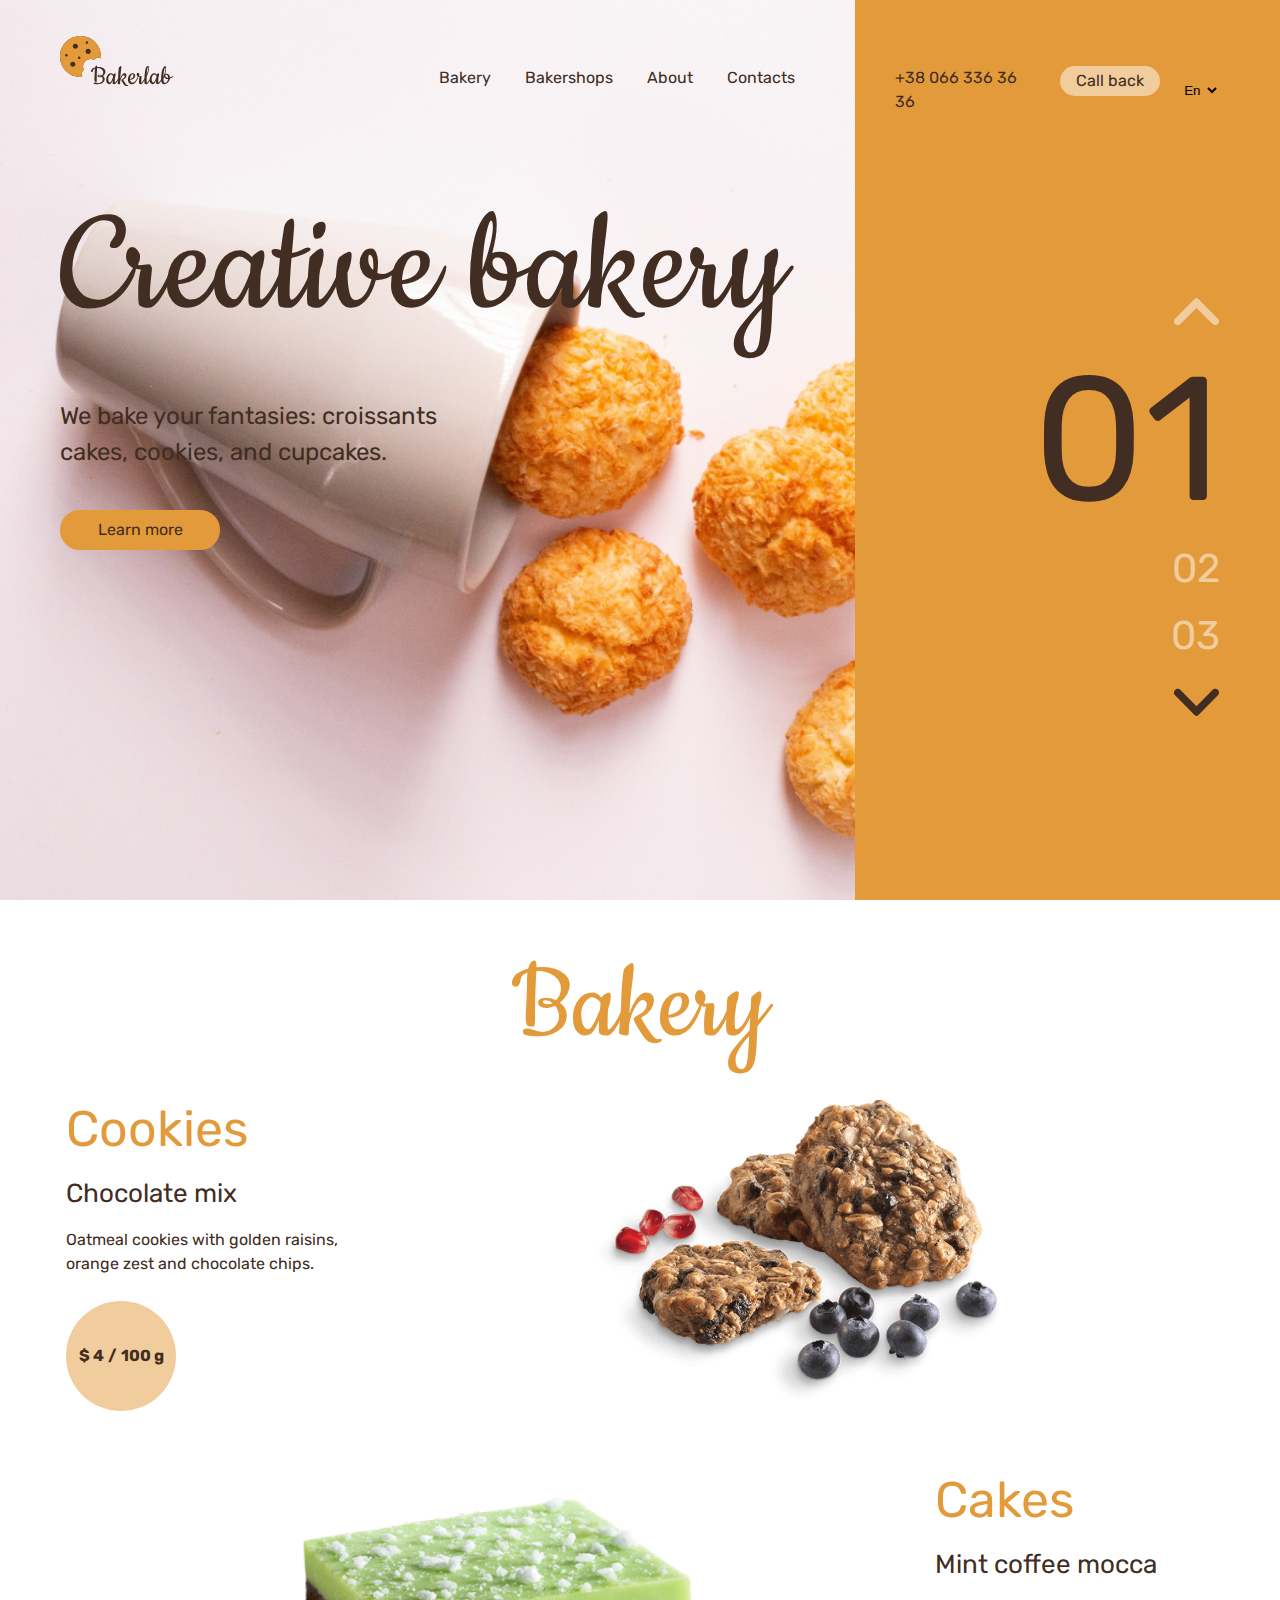
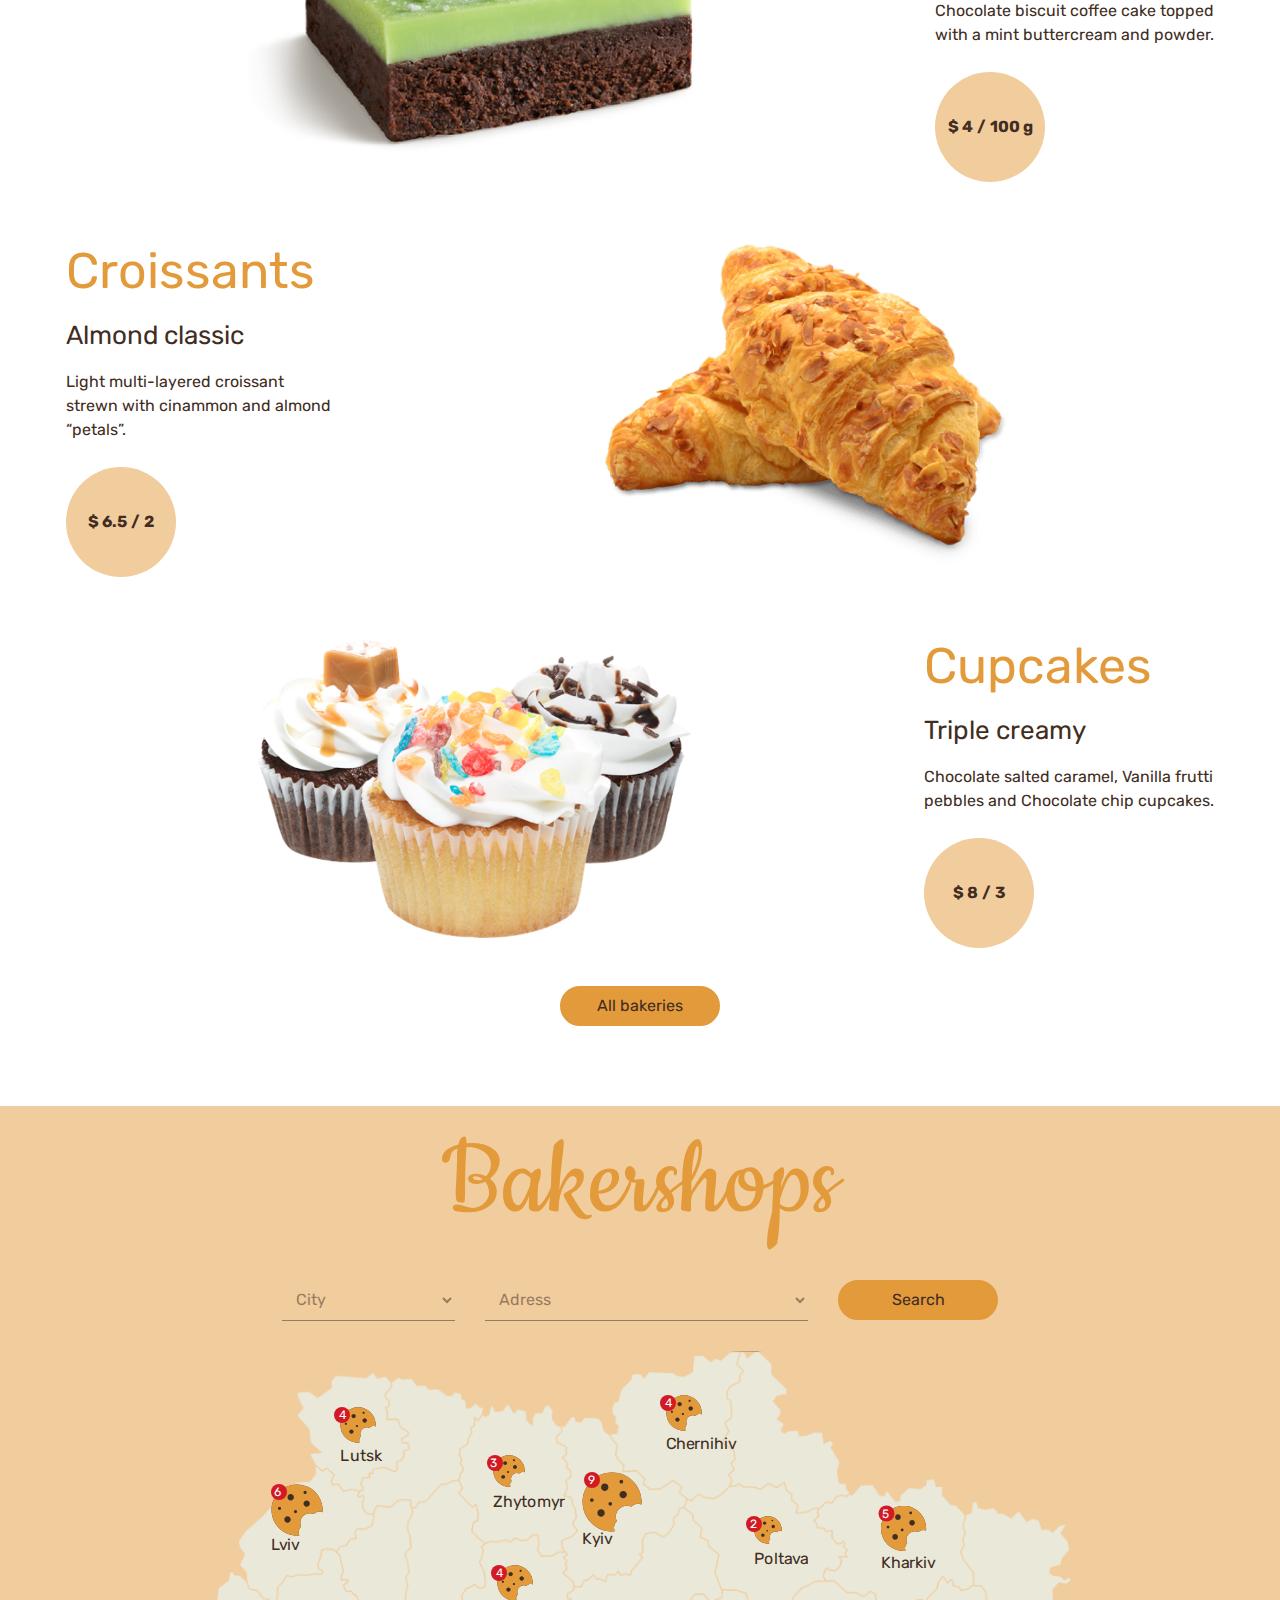
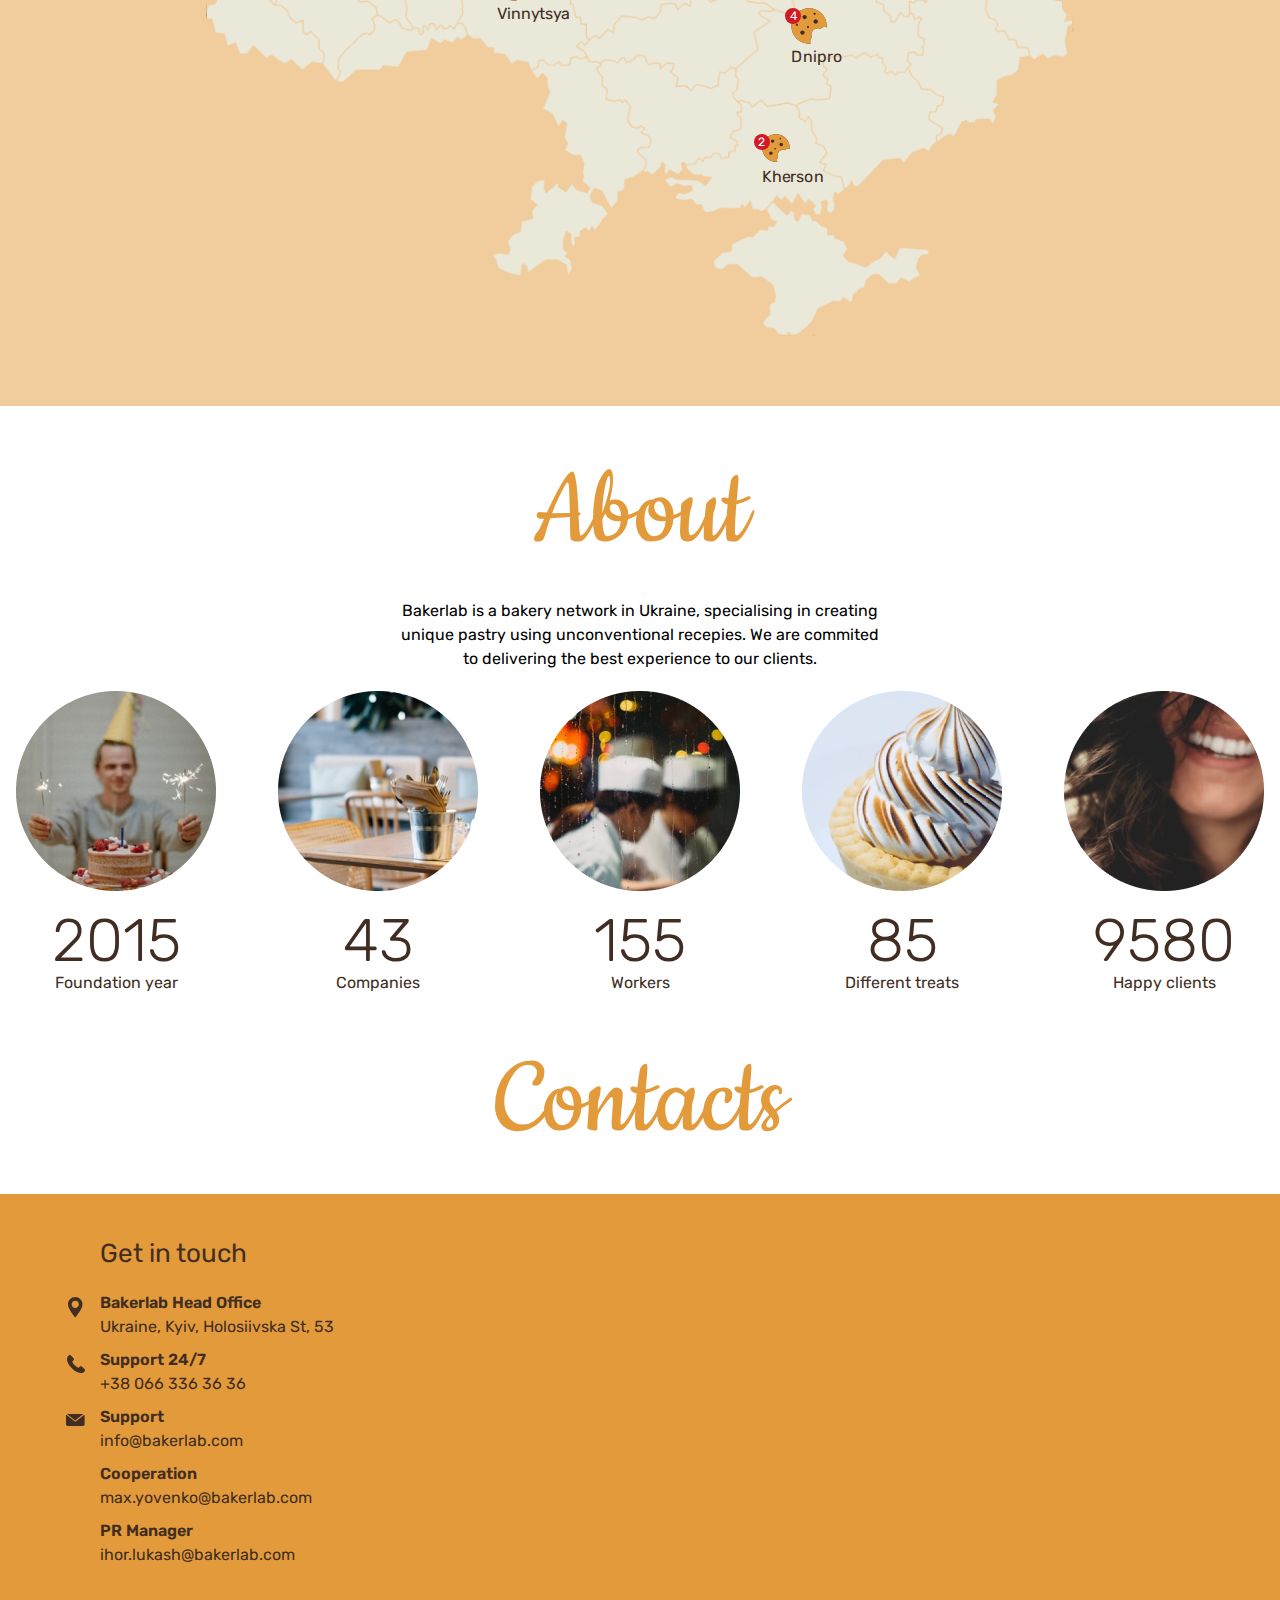
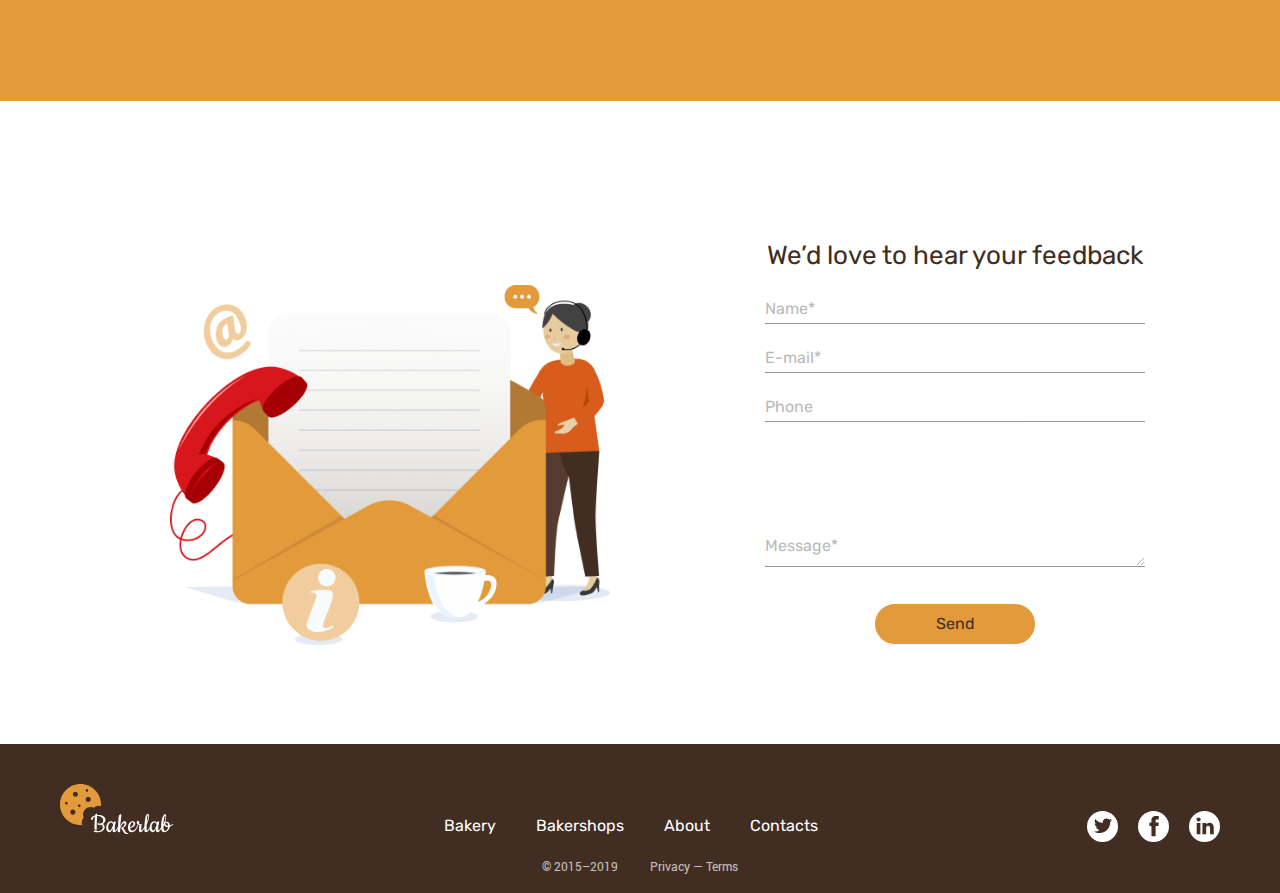
<file: index.html>
<!DOCTYPE html><html lang="en" class="page"><head><meta charset="UTF-8"><meta name="viewport" content="width=device-width, initial-scale=1.0"><title>Creative bakery</title><link rel="preconnect" href="https://fonts.googleapis.com"><link rel="preconnect" href="https://fonts.gstatic.com" crossorigin="anonymous"><link href="https://fonts.googleapis.com/css2?family=Cookie&family=Rubik:wght@300;400;600;900&display=swap" rel="stylesheet"><link rel="stylesheet" href="main.91af9ddc.css"><link rel="shortcut icon" href="favicon.f45137b5.ico" type="image/x-icon"></head><body class="page__body"> <div class="header__wrapper"> <div class="header__left-wrap"></div> <header class="header page__header"> <div class="header__content"> <nav class="header__top"> <a href="#" class="header__logo logo"> <picture> <source srcset="logoBig.afb66d21.svg" media="(min-width: 768px)"> <img src="logo.40121db6.svg" alt="bakershop logo"> </picture> </a> <ul class="header__list box-menu"> <li class="header__item"> <a href="#bakery" class="box-menu__link">Bakery</a> </li> <li class="header__item"> <a href="#bakershops" class="box-menu__link">Bakershops</a> </li> <li class="header__item"> <a href="#about" class="box-menu__link">About</a> </li> <li class="header__item"> <a href="#contacts" class="box-menu__link">Contacts</a> </li> </ul> <a href="#menu" class="header__burger"></a> </nav> <div class="header__bottom"> <h1 class="header__title">Creative bakery</h1> <p class="header__slogan"> We bake your fantasies: croissants <br> cakes, cookies, and cupcakes. </p> <div class="header__btn"> <a href="#contacts" class="header__link primary-btn"> Learn more </a> </div> <div class="header__num-pages"> <div class="header__slider"> <a href="#" class="header__arrow-left icon icon__left"></a> <span>01</span> <span>02</span> <span>03</span> <a href="#" class="header__arrow-right icon icon__right"></a> </div> </div> </div> </div> <div class="header__sidebar"> <div class="header__info"> <a href="tel:+38 066 336 36 36" class="header__phone page-phone"> +38 066 336 36 36 </a> <a href="#" class="header__call-back call-back"> Call back </a> <select class="header__language language" name="language"> <option value="En">En</option> <option value="Ua">Ua</option> <option value="Ru">Ru</option> </select> </div> <div class="header__slider"> <a href="#" class="header__arrow-up icon icon__up"></a> <span>01</span> <span>02</span> <span>03</span> <a href="#" class="header__arrow-down icon icon__down"></a> </div> </div> </header> </div> <nav class="page__menu menu" id="menu"> <div class="menu__content"> <a href="#" class="menu__close"></a> <ul class="menu__list box-menu"> <li class="menu__item"> <a href="#bakery" class="box-menu__link">Bakery</a> </li> <li class="menu__item"> <a href="#bakershops" class="box-menu__link">Bakershops</a> </li> <li class="menu__item"> <a href="#about" class="box-menu__link">About</a> </li> <li class="menu__item"> <a href="#contacts" class="box-menu__link">Contacts</a> </li> </ul> <div class="menu__info"> <a href="tel:+38 066 336 36 36" class="menu__phone page-phone"> +38 066 336 36 36 </a> <a href="#" class="menu__call-back call-back"> Call back </a> <select class="menu__language language" name="language" id="language"> <option value="En">En</option> <option value="Ua">Ua</option> <option value="Ru">Ru</option> </select> </div> </div> </nav> <main> <section class="page__section bakery" id="bakery"> <h2 class="bakery__title">Bakery</h2> <div class="bakery__content"> <article class="bakery__products"> <div class="bakery__cookies"> <h3 class="bakery__subtitle">Cookies</h3> <h4>Chocolate mix</h4> <p class="bakery__cookies-info"> Oatmeal cookies with golden raisins, <br> orange zest and chocolate chips. </p> <div class="bakery__price"> <span>4</span> <span>100 g</span> </div> </div> <div class="bakery__slide-img">  <a href="#bakery" class="bakery__img bakery__img--1"></a>  </div> </article> <article class="bakery__products"> <div class="bakery__cookies"> <h3 class="bakery__subtitle">Cakes</h3> <h4>Mint coffee mocca</h4> <p class="bakery__cookies-info"> Chocolate biscuit coffee cake topped <br> with a mint buttercream and powder. </p> <div class="bakery__price"> <span>4</span> <span>100 g</span> </div> </div> <div class="bakery__slide-img">  <a href="#bakery" class="bakery__img bakery__img--2"></a>  </div> </article> <article class="bakery__products"> <div class="bakery__cookies"> <h3 class="bakery__subtitle">Croissants</h3> <h4>Almond classic</h4> <p class="bakery__cookies-info"> Light multi-layered croissant <br> strewn with cinammon and almond “petals”. </p> <div class="bakery__price"> <span>6.5</span> <span>2</span> </div> </div> <div class="bakery__slide-img">  <a href="#bakery" class="bakery__img bakery__img--3"></a>  </div> </article> <article class="bakery__products"> <div class="bakery__cookies"> <h3 class="bakery__subtitle">Cupcakes</h3> <h4>Triple creamy</h4> <p class="bakery__cookies-info"> Chocolate salted caramel, Vanilla frutti <br> pebbles and Chocolate chip cupcakes. </p> <div class="bakery__price"> <span>8</span> <span>3</span> </div> </div> <div class="bakery__slide-img">  <a href="#bakery" class="bakery__img bakery__img--4"></a>  </div> </article> </div> <a href="#bakershops" class="bakery__btn primary-btn">All bakeries</a> </section> <section class="page__section bakershops" id="bakershops"> <h2 class="bakershops__title">Bakershops</h2> <form action="" method="GET" class="bakershops__form"> <label for="city"> <select name="city" id="city" class="bakershops__city" required> <option selected disabled value=""> City </option> <option value="Lviv">Lviv</option> <option value="Lutsk">Lutsk</option> <option value="Zhytomyr">Zhytomyr</option> <option value="Vinnytsya">Vinnytsya</option> <option value="Kyiv">Kyiv</option> <option value="Chernihiv">Chernihiv</option> <option value="Poltava">Poltava</option> <option value="Dnipro">Dnipro</option> <option value="Kherson">Kherson</option> <option value="Kharkiv">Kharkiv</option> </select> </label> <label for="adress"> <select name="adress" id="adress" class="bakershops__address" required> <option selected disabled value=""> Adress </option> <option value="Shevchenka 3">Shevchenka 3</option> <option value="Lesy Ukrainky 45">Lesy Ukrainky 45</option> <option value="Pushkina 54">Pushkina 54</option> <option value="Starokozatska 52">Starokozatska 52</option> <option value="Korolenka 16">Korolenka 16</option> </select> </label> <button type="submit" class="bakershops__btn primary-btn"> Search </button> </form> <div class="bakershops__map"> <img src="map.ea937b94.png" alt="bakershops map" class="bakershops__img"> <a href="#bakershops" class="bakershops__Lviv icon icon__bakershops"></a> <a href="#bakershops" class="bakershops__Lutsk icon icon__bakershops"></a> <a href="#bakershops" class="bakershops__Zhytomyr icon icon__bakershops"></a> <a href="#bakershops" class="bakershops__Vinnytsya icon icon__bakershops"></a> <a href="#bakershops" class="bakershops__Kyiv icon icon__bakershops"></a> <a href="#bakershops" class="bakershops__Chernihiv icon icon__bakershops"></a> <a href="#bakershops" class="bakershops__Poltava icon icon__bakershops"></a> <a href="#bakershops" class="bakershops__Dnipro icon icon__bakershops"></a> <a href="#bakershops" class="bakershops__Kherson icon icon__bakershops"></a> <a href="#bakershops" class="bakershops__Kharkiv icon icon__bakershops"></a> </div> <div class="bakershops__scale"> <span>-</span> <span>+</span> </div> </section> <section class="page__section about" id="about"> <h2 class="about__title">About</h2> <p class="about__text"> Bakerlab is a bakery network in Ukraine, specialising in creating unique pastry using unconventional recepies. We are commited to delivering the best experience to our clients. </p> <p class="about__text about__text--mob"> Bakerlab is a bakery network in Ukraine, specialising in creating unique pastry. </p> <div class="about__reality"> <div class="about__fact"> <img src="image-1.313e1acb.png" alt="Foundation year" class="about__img"> <p class="about__number">2015</p> <p class="about__fact-name">Foundation year</p> </div> <div class="about__fact"> <img src="image-2.ae6f8b74.png" alt="43 Companies" class="about__img"> <p class="about__number">43</p> <p class="about__fact-name">Companies</p> </div> <div class="about__fact"> <img src="image-3.528e9387.png" alt="Workers" class="about__img"> <p class="about__number">155</p> <p class="about__fact-name">Workers</p> </div> <div class="about__fact"> <img src="image-4.be778afd.png" alt="Happy clients" class="about__img"> <p class="about__number">85</p> <p class="about__fact-name">Different treats</p> </div> <div class="about__fact"> <img src="image-5.f4a11f6b.png" alt="Happy clients" class="about__img"> <p class="about__number">9580</p> <p class="about__fact-name">Happy clients</p> </div> </div> <div class="slider"> <input type="radio" class="slider__radio1" name="slider" id="slide1" checked> <input type="radio" class="slider__radio2" name="slider" id="slide2"> <input type="radio" class="slider__radio3" name="slider" id="slide3"> <input type="radio" class="slider__radio4" name="slider" id="slide4"> <input type="radio" class="slider__radio5" name="slider" id="slide5"> <div class="slider__slides"> <div class="slider__overflow" id="overflow"> <div class="slider__inner"> <div class="slider__slide slide--1"> <div class="slider__fact"> <img src="image-1.313e1acb.png" alt="Foundation year" class="about__img"> <p class="about__number">2015</p> <p class="about__fact-name">Foundation year</p> </div> </div> <div class="slider__slide slide--2"> <div class="slider__fact"> <img src="image-2.ae6f8b74.png" alt="43 Companies" class="about__img"> <p class="about__number">43</p> <p class="about__fact-name">Companies</p> </div> </div> <div class="slider__slide slide--3"> <div class="slider__fact"> <img src="image-3.528e9387.png" alt="Workers" class="about__img"> <p class="about__number">155</p> <p class="about__fact-name">Workers</p> </div> </div> <div class="slider__slide slide--4"> <div class="slider__fact"> <img src="image-4.be778afd.png" alt="Happy clients" class="about__img"> <p class="about__number">85</p> <p class="about__fact-name">Different treats</p> </div> </div> <div class="slider__slide slide--5"> <div class="slider__fact"> <img src="image-5.f4a11f6b.png" alt="Happy clients" class="about__img"> <p class="about__number">9580</p> <p class="about__fact-name">Happy clients</p> </div> </div> </div> </div> </div> <div class="slider__controls" id="controls"> <label class="slider__label" for="slide1"></label> <label class="slider__label" for="slide2"></label> <label class="slider__label" for="slide3"></label> <label class="slider__label" for="slide4"></label> <label class="slider__label" for="slide5"></label> </div> </div> </section> <section class="page__section contacts" id="contacts"> <h2 class="contacts__title">Contacts</h2> <div class="contacts__wrapper"> <div class="contacts__content"> <div class="contacts__info"> <h4 class="contacts__get-in-touch">Get in touch</h4> <a href="https://goo.gl/maps/pFwNdwV9y4mXHX9H6" class="contacts__link contacts__link--2-1"></a> <a href="tel:+38 066 336 36 36" class="contacts__link contacts__link--3-1"></a> <a href="mailto:info@bakerlab.com" class="contacts__link contacts__link--4-1"></a> <a href="https://goo.gl/maps/pFwNdwV9y4mXHX9H6" target="_blank" rel="noopener" class="contacts__link contacts__link--2-2"> Bakerlab Head Office <br> Ukraine, Kyiv, Holosiivska St, 53 </a> <a href="tel:+38 066 336 36 36" class="contacts__link contacts__link--3-2"> Support 24/7 <br> +38 066 336 36 36 </a> <a href="mailto:info@bakerlab.com" class="contacts__link contacts__link--4-2"> Support <br> info@bakerlab.com </a> <a href="mailto:max.yovenko@bakerlab.com" class="contacts__link contacts__link--5-2"> Cooperation <br> max.yovenko@bakerlab.com </a> <a href="mailto:ihor.lukash@bakerlab.com" class="contacts__link contacts__link--6-2"> PR Manager <br> ihor.lukash@bakerlab.com </a> </div> <div class="contacts__map"> <iframe src="https://www.google.com/maps/embed?pb=!1m18!1m12!1m3!1d2543.3621856365294!2d30.51008881572945!3d50.397087379468!2m3!1f0!2f0!3f0!3m2!1i1024!2i768!4f13.1!3m3!1m2!1s0x40d4c8ca89299f11%3A0x4a4968e0ee2613b5!2z0LLRg9C70LjRhtGPINCT0L7Qu9C-0YHRltGX0LLRgdGM0LrQsCwgNTMsINCa0LjRl9CyLCDQo9C60YDQsNGX0L3QsCwgMDIwMDA!5e0!3m2!1suk!2spl!4v1627250998088!5m2!1suk!2spl" allowfullscreen loading="lazy"> </iframe> </div> </div> </div> <div class="contacts__feedback feedback"> <div class="feedback__massage"> <h4 class="feedback__title"> We’d love to hear your feedback </h4> <form action="" method="GET" class="feedback__form"> <lablel for="name"> <input type="text" name="name" placeholder="Name*" class="feedback__input" required> </lablel> <lablel for="mail"> <input type="email" name="mail" id="mail" placeholder="E-mail*" class="feedback__input" required> </lablel> <lablel for="phone"> <input type="tel" name="tel" id="phone" pattern="\+?[0-9\s\-\(\)]+" placeholder="Phone" class="feedback__input"> </lablel> <lablel for="massage"> <textarea name="massage" id="massage" cols="30" rows="5" placeholder="Message*" class="feedback__input feedback__input-area" required></textarea> </lablel> <button type="submit" class="feedback__btn primary-btn"> Send </button> </form> </div> <img src="feedback.b963b865.png" alt="feedback mail" class="feedback__img"> </div> </section> </main> <footer class="page__footer footer"> <div class="footer__content"> <div class="footer__nav"> <a href="#" class="footer__logo logo"> <img src="logo-footer.506f28af.svg" alt="bakershop logo"> </a> <ul class="footer__list box-menu"> <li> <a href="#bakery" class="box-menu__link footer__link">Bakery</a> </li> <li> <a href="#bakershops" class="box-menu__link footer__link">Bakershops</a> </li> <li> <a href="#about" class="box-menu__link footer__link">About</a> </li> <li> <a href="#contacts" class="box-menu__link footer__link">Contacts</a> </li> </ul> <div class="footer__socials"> <a href="https://twitter.com/" target="_blank" rel="noopener" class="footer__link-socials"> <img src="twitter.d075757b.svg" alt="twitter"> </a> <a href="https://www.facebook.com/" target="_blank" rel="noopener" class="footer__link-socials"> <img src="facebook.f0a8bcc0.svg" alt="facebook"> </a> <a href="https://www.linkedin.com/" target="_blank" rel="noopener" class="footer__link-socials"> <img src="linkedin.9a0315be.svg" alt="linkedin"> </a> </div> </div> <div class="footer__terms"> <span>© 2015–2019</span> <span>Privacy — Terms</span> </div> </div> </footer> <script type="text/javascript" src="main.b2b0b56a.js"></script> </body></html>
</file>
<file: main.91af9ddc.css>
h1{--title-size:100px;--line-height:80%;font-family:Cookie,sans-serif;font-size:var(--title-size);line-height:var(--line-height);font-weight:400;color:#412d22}@media (max-height:319px){h1{--title-size:60px;--line-height:40%}}@media (min-width:768px){h1{--title-size:160px;--line-height:177px}}h2{--title-size:60px;--line-height:67px;font-family:Cookie,sans-serif;font-weight:400;font-size:var(--title-size);line-height:var(--line-height);color:#e39a3b}@media (min-width:1024px){h2{--title-size:120px;--line-height:133px}}h3{--title-size:35px;--line-height:41px;font-size:var(--title-size);line-height:var(--line-height);font-weight:400;color:#e39a3b}@media (min-width:1024px){h3{--title-size:50px;--line-height:59px}}h4{--title-size:20px;--line-height:150%;font-size:var(--title-size);line-height:var(--line-height);font-weight:400;color:#412d22}@media (min-width:1024px){h4{--title-size:26px}}.bakershops__address,.bakershops__city,.call-back,.feedback__input,.header__slogan,.page,.page-phone,.primary-btn{font-family:Rubik,sans-serif;font-size:16px;line-height:150%;font-weight:400;color:#412d22}@media (max-width:318px){.bakershops__address,.bakershops__city,.call-back,.feedback__input,.header__slogan,.page,.page-phone,.primary-btn{font-size:14px;font-weight:500}}.bakershops__address,.bakershops__city,.feedback__input{width:100%;padding:10px;background:none;outline:none;border:none;border-bottom:1px solid #412d22;cursor:pointer;opacity:.5}*{box-sizing:border-box}h1,h2,h3,h4,p,ul{margin:0}ul{list-style:none;padding:0}a{text-decoration:none}@font-face{font-family:Roboto;src:url(Roboto-Regular-webfont.1b7be813.woff) format("woff");font-weight:400;font-style:normal}.icon{display:block;width:100%;padding-bottom:100%;background-size:contain;background-position:50%;background-repeat:no-repeat}.icon__left{background-image:url(arrow_left.aceaeed2.svg);transition:transform .3s}.icon__left:hover{transform:translateX(-10%)}.icon__right{background-image:url(arrow_right.c7ea087e.svg);transition:transform .3s}.icon__right:hover{transform:translateX(10%)}.icon__up{background-image:url(arrow_up.1769c946.svg);transition:transform .3s}.icon__up:hover{transform:translateY(-10%)}.icon__down{background-image:url(arrow_down.708d9863.svg);transition:transform .3s}.icon__down:hover{transform:translateY(10%)}.icon__bakershops{background-image:url(cookie.4477b193.svg);transition:transform .3s}.icon__bakershops:hover{transform:scale(2)}.page-phone{display:flex;align-items:center;transition:transform .3s}.page-phone:hover{transform:scale(1.1)}.call-back{display:flex;justify-content:center;align-items:center;width:100px;height:30px;background:#f1cc9d;border-radius:40px;border:2px solid #f1cc9d;transition:background .3s}.call-back:hover{background:#fff}.language{width:40px;background-color:#e39a3b;border:none;outline:none}.slider{margin:0 auto;width:70%;max-width:100%;position:relative;text-align:center}@media (min-width:768px){.slider{display:none}}.slider__radio1,.slider__radio2,.slider__radio3,.slider__radio4,.slider__radio5{display:none}.slider__label{cursor:pointer;text-decoration:none}.slider__slides{padding:10px;position:relative;z-index:1}.slider__overflow{width:100%;overflow:hidden}.slider__inner{width:500%;height:260px;transition:margin-left .8s cubic-bezier(.77,0,.17,1)}.slider__radio1:checked~.slider__slides .slider__inner{margin-left:0}.slider__radio2:checked~.slider__slides .slider__inner{margin-left:-100%}.slider__radio3:checked~.slider__slides .slider__inner{margin-left:-200%}.slider__radio4:checked~.slider__slides .slider__inner{margin-left:-300%}.slider__radio5:checked~.slider__slides .slider__inner{margin-left:-400%}.slider__slide{width:20%;float:left;height:100%;display:block}.slider__fact{display:flex;justify-content:center;align-items:center;flex-direction:column}.slider__controls{width:100%;height:30px;z-index:3;position:absolute;bottom:130px}.slider__controls>:nth-child(n){transition:opacity .2s ease-out;display:none;width:40px;height:40px;opacity:.4;border:2px solid #ccc;border-radius:50%}.slider__controls>:nth-child(n):hover{opacity:1}.slider__radio1:checked~.slider__controls>:nth-child(2),.slider__radio2:checked~.slider__controls>:nth-child(3),.slider__radio3:checked~.slider__controls>:nth-child(4),.slider__radio4:checked~.slider__controls>:nth-child(5),.slider__radio5:checked~.slider__controls>:first-child{background:url(arrow_left.aceaeed2.svg) 45% 50% no-repeat;margin:0 -30px 0 0;float:right;display:block;transform:rotate(180deg)}.slider__radio1:checked~.slider__controls>:last-child,.slider__radio2:checked~.slider__controls>:nth-last-child(5),.slider__radio3:checked~.slider__controls>:nth-last-child(4),.slider__radio4:checked~.slider__controls>:nth-last-child(3),.slider__radio5:checked~.slider__controls>:nth-last-child(2){background:url(arrow_left.aceaeed2.svg) 45% 50% no-repeat;margin:0 0 0 -30px;float:left;display:block}.primary-btn{display:flex;justify-content:center;align-items:center;height:40px;width:160px;border:2px solid #e39a3b;border-radius:40px;background-color:#e39a3b;transition:background-color .3s}.primary-btn:hover{background-color:#fff}.box-menu{display:flex;flex-direction:column;justify-content:space-between;max-height:216px;height:100%}@media (min-width:1024px){.box-menu{flex-direction:row;gap:34px}}.box-menu__link{color:#412d22;font-size:18px}@media (min-width:900px){.box-menu__link{font-size:16px}}@media (min-width:1024px){.box-menu__link{transition:color .3s}.box-menu__link:hover{color:#e39a3b}}.logo{transition:transform .3s}.logo:hover{transform:scale(1.1)}.page{scroll-behavior:smooth}.page__body{width:100%;margin:0 auto}.page__header{max-width:1920px;margin:0 auto}.page__menu{position:fixed;top:0;right:0;left:37.5%;z-index:1;transform:translateX(100%);transition:transform .3s}.page__menu:target{transform:translateX(0)}.page__section{margin:0 auto}.header{z-index:2}@media (min-width:1024px){.header{display:grid;grid-template-columns:1fr 425px}}.header__wrapper{background:url(header.b92affba.jpg) 50%/cover no-repeat}.header__left-wrap{position:absolute;height:100vh;top:0;left:80%;right:0;bottom:0;z-index:1;background:#e39a3b}@media (min-width:3100px){.header__left-wrap{left:70%}}@media (max-width:1920px){.header__left-wrap{display:none}}.header__content{display:flex;flex-direction:column;height:100vh;width:100%;padding:33px 16px}@media (min-width:1024px){.header__content{padding:66px 60px 33px}}.header__top{display:flex;justify-content:space-between;margin-bottom:50px}@media (max-height:319px){.header__top{margin-bottom:20px}}@media (orientation:landscape) and (min-height:320px) and (max-height:700px){.header__top{margin-bottom:20px}}@media (min-width:1024px){.header__top{align-items:center;margin-bottom:50px;max-width:740px}}.header__list{display:none}@media (min-width:1024px){.header__list{display:flex}}.header__bottom{height:100%;display:flex;flex-direction:column;justify-content:space-between;gap:10px}@media (min-width:1024px){.header__bottom{justify-content:flex-start;gap:40px}}.header__slider{height:100%;display:grid;grid-template-columns:repeat(5,20px);gap:20px;justify-content:center;justify-items:center;align-items:baseline;color:#e39a3b}@media (min-width:1024px){.header__slider{font-size:40px;line-height:47px;color:#f1cc9d;grid-template-columns:repeat(1,47px);align-content:center;justify-items:end}.header__slider :nth-child(2){font-size:176px;line-height:170px;color:#412d22}}.header__sidebar{display:none}@media (min-width:1024px){.header__sidebar{display:flex;flex-direction:column;align-items:flex-end;padding:66px 60px 0 40px;background-color:#e39a3b;z-index:2}}.header__logo{display:block;position:relative}@media (min-width:1024px){.header__logo{bottom:30px}}@media (min-width:1024px){.header__info{display:flex;justify-content:space-between;gap:20px}}.header__burger{display:block;width:25px;height:18px;background:url(burger.fec1817b.svg) 50%/contain no-repeat}@media (min-width:1024px){.header__burger{display:none}}@media (orientation:landscape) and (min-height:320px) and (max-height:700px){.header__title{font-size:100px;line-height:50px}}@media (min-width:1024px){.header__slogan{font-size:24px}}.header__btn{display:flex}.header__num-pages{margin:0 70px}@media (min-width:1024px){.header__num-pages{display:none}}.header__num-pages :nth-child(2){font-size:40px;color:#412d22}.menu{background-color:#e39a3b;border-left:3px solid #fff}@media (min-width:1024px){.menu{display:none}}.menu__content{height:100vh;display:flex;flex-direction:column;justify-content:space-between;padding:33px 16px 33px 20px;gap:20px}@media (max-height:319px){.menu__content{flex-wrap:wrap-reverse;align-content:space-between}}.menu__close{display:block;width:22px;height:22px;flex-shrink:0;align-self:flex-end;background:url(close_menu.95daf9bb.svg) 50%/contain no-repeat}.menu__info{display:grid;gap:30px}@media (orientation:landscape) and (min-height:320px) and (max-height:700px){.menu__info{gap:10px}}.bakery{padding:40px 10px;max-width:1920px}@media (min-width:768px){.bakery{padding:40px 30px}}@media (min-width:1024px){.bakery{padding:40px 60px 80px}}.bakery__title{text-align:center;margin-bottom:20px}@media (min-width:768px){.bakery__title{margin-bottom:27px}}@media (min-width:1440px){.bakery__subtitle{margin-bottom:25px}}.bakery__content{display:flex;flex-direction:column;gap:40px;margin-bottom:48px}@media (min-width:768px){.bakery__content{gap:50px}}@media (min-width:1024px){.bakery__content{gap:70px}}@media (min-width:1440px){.bakery__content{gap:130px;margin-bottom:135px}}@media (min-width:768px){.bakery__products{display:flex;gap:30px}.bakery__products:nth-child(2n){flex-direction:row-reverse}}@media (min-width:1440px){.bakery__products{gap:107px}}@media (min-width:2000px){.bakery__products{justify-content:space-evenly}}.bakery__cookies{flex-shrink:0;gap:15px;max-width:302px;padding:0 6px}.bakery__cookies,.bakery__price{display:flex;flex-direction:column}.bakery__price{justify-content:center;align-items:center;width:65px;height:65px;position:relative;top:10px;font-weight:700;border-radius:50%;background-color:#f1cc9d}.bakery__price :first-child:before{content:"$ "}@media (min-width:1024px){.bakery__price{width:110px;height:110px;flex-direction:row}.bakery__price :first-child:after{content:"/";padding:0 4px}}.bakery__slide-img{max-width:1600px;width:100%;display:grid;grid-template-columns:1fr;justify-items:center;gap:2px}@media (min-width:1440px){.bakery__slide-img{height:514px}}.bakery__img{display:block;min-height:200px;max-height:514px;width:100%;transition:transform .3s}.bakery__img:hover{transform:scale(1.04)}.bakery__img--1{background:url(cookies.e5c80e82.jpg) 50%/contain no-repeat}.bakery__img--2{background:url(cakes.4dbad7e2.jpg) 50%/contain no-repeat}.bakery__img--3{background:url(croissants.33208231.jpg) 50%/contain no-repeat}.bakery__img--4{background:url(cupcakes.2251f854.jpg) 50%/contain no-repeat}.bakery__btn{margin:0 auto}.bakershops{display:flex;flex-direction:column;align-items:center;gap:30px;width:100%;padding:40px 10px 30px;background:#f1cc9d}@media (min-width:1024px){.bakershops{padding:10px 20px 30px;height:100vh}}@media (min-width:1024px) and (orientation:portrait){.bakershops{padding-top:40px;gap:50px}}@media (min-width:2560px){.bakershops{gap:70px}}.bakershops__form{display:flex;flex-direction:column;gap:30px;width:100%;padding:0 6px}@media (min-width:1024px){.bakershops__form{flex-direction:row;justify-content:center}}@media (min-width:1024px){.bakershops__city{width:173px}}@media (min-width:1024px){.bakershops__address{width:323px}}.bakershops__btn{align-self:center}.bakershops__map{position:relative}.bakershops__map :nth-child(n+2){position:absolute;padding:0}.bakershops__Lviv{width:26px;height:26px;top:24.7%;left:9%}.bakershops__Lviv:before{content:"6";position:absolute;right:70%;display:flex;justify-content:center;align-items:center;width:8.16px;height:8.16px;background:#d21925;color:#fff;font-size:6px;border-radius:50%}.bakershops__Lviv:after{content:"Lviv";display:block;position:absolute;top:72%;font-family:Rubik,sans-serif;font-size:8px;color:#412d22}@media (orientation:landscape) and (min-height:320px) and (max-height:700px){.bakershops__Lviv{transform:scale(1.5)}}@media (min-width:768px){.bakershops__Lviv{transform:scale(1.5)}}@media (min-width:1024px){.bakershops__Lviv{transform:scale(2)}}@media (min-width:1440px){.bakershops__Lviv{transform:scale(2.5)}}.bakershops__Lutsk{width:18px;height:18px;top:11%;left:16.52%}.bakershops__Lutsk:before{content:"4";position:absolute;right:70%;display:flex;justify-content:center;align-items:center;width:8.16px;height:8.16px;background:#d21925;color:#fff;font-size:6px;border-radius:50%}.bakershops__Lutsk:after{content:"Lutsk";display:block;position:absolute;top:72%;font-family:Rubik,sans-serif;font-size:8px;color:#412d22}@media (orientation:landscape) and (min-height:320px) and (max-height:700px){.bakershops__Lutsk{transform:scale(1.5)}}@media (min-width:768px){.bakershops__Lutsk{transform:scale(1.5)}}@media (min-width:1024px){.bakershops__Lutsk{transform:scale(2)}}@media (min-width:1440px){.bakershops__Lutsk{transform:scale(2.5)}}.bakershops__Zhytomyr{width:16px;height:16px;top:19%;left:34%}.bakershops__Zhytomyr:before{content:"3";position:absolute;right:70%;display:flex;justify-content:center;align-items:center;width:8.16px;height:8.16px;background:#d21925;color:#fff;font-size:6px;border-radius:50%}.bakershops__Zhytomyr:after{content:"Zhytomyr";display:block;position:absolute;top:72%;font-family:Rubik,sans-serif;font-size:8px;color:#412d22}@media (orientation:landscape) and (min-height:320px) and (max-height:700px){.bakershops__Zhytomyr{transform:scale(1.5)}}@media (min-width:768px){.bakershops__Zhytomyr{transform:scale(1.5)}}@media (min-width:1024px){.bakershops__Zhytomyr{transform:scale(2)}}@media (min-width:1440px){.bakershops__Zhytomyr{transform:scale(2.5)}}.bakershops__Vinnytsya{width:18px;height:18px;top:37.6%;left:34.6%}.bakershops__Vinnytsya:before{content:"4";position:absolute;right:70%;display:flex;justify-content:center;align-items:center;width:8.16px;height:8.16px;background:#d21925;color:#fff;font-size:6px;border-radius:50%}.bakershops__Vinnytsya:after{content:"Vinnytsya";display:block;position:absolute;top:72%;font-family:Rubik,sans-serif;font-size:8px;color:#412d22}@media (orientation:landscape) and (min-height:320px) and (max-height:700px){.bakershops__Vinnytsya{transform:scale(1.5)}}@media (min-width:768px){.bakershops__Vinnytsya{transform:scale(1.5)}}@media (min-width:1024px){.bakershops__Vinnytsya{transform:scale(2)}}@media (min-width:1440px){.bakershops__Vinnytsya{transform:scale(2.5)}}.bakershops__Kyiv{width:30px;height:30px;top:23%;left:45%}.bakershops__Kyiv:before{content:"9";position:absolute;right:70%;display:flex;justify-content:center;align-items:center;width:8.16px;height:8.16px;background:#d21925;color:#fff;font-size:6px;border-radius:50%}.bakershops__Kyiv:after{content:"Kyiv";display:block;position:absolute;top:72%;font-family:Rubik,sans-serif;font-size:8px;color:#412d22}@media (orientation:landscape) and (min-height:320px) and (max-height:700px){.bakershops__Kyiv{transform:scale(1.5)}}@media (min-width:768px){.bakershops__Kyiv{transform:scale(1.5)}}@media (min-width:1024px){.bakershops__Kyiv{transform:scale(2)}}@media (min-width:1440px){.bakershops__Kyiv{transform:scale(2.5)}}.bakershops__Chernihiv{width:18px;height:18px;top:9%;left:54%}.bakershops__Chernihiv:before{content:"4";position:absolute;right:70%;display:flex;justify-content:center;align-items:center;width:8.16px;height:8.16px;background:#d21925;color:#fff;font-size:6px;border-radius:50%}.bakershops__Chernihiv:after{content:"Chernihiv";display:block;position:absolute;top:72%;font-family:Rubik,sans-serif;font-size:8px;color:#412d22}@media (orientation:landscape) and (min-height:320px) and (max-height:700px){.bakershops__Chernihiv{transform:scale(1.5)}}@media (min-width:768px){.bakershops__Chernihiv{transform:scale(1.5)}}@media (min-width:1024px){.bakershops__Chernihiv{transform:scale(2)}}@media (min-width:1440px){.bakershops__Chernihiv{transform:scale(2.5)}}.bakershops__Poltava{width:14px;height:14px;top:29%;left:63.9%}.bakershops__Poltava:before{content:"2";position:absolute;right:70%;display:flex;justify-content:center;align-items:center;width:8.16px;height:8.16px;background:#d21925;color:#fff;font-size:6px;border-radius:50%}.bakershops__Poltava:after{content:"Poltava";display:block;position:absolute;top:72%;font-family:Rubik,sans-serif;font-size:8px;color:#412d22}@media (orientation:landscape) and (min-height:320px) and (max-height:700px){.bakershops__Poltava{transform:scale(1.5)}}@media (min-width:768px){.bakershops__Poltava{transform:scale(1.5)}}@media (min-width:1024px){.bakershops__Poltava{transform:scale(2)}}@media (min-width:1440px){.bakershops__Poltava{transform:scale(2.5)}}.bakershops__Dnipro{width:18px;height:18px;top:45%;left:68.4%}.bakershops__Dnipro:before{content:"4";position:absolute;right:70%;display:flex;justify-content:center;align-items:center;width:8.16px;height:8.16px;background:#d21925;color:#fff;font-size:6px;border-radius:50%}.bakershops__Dnipro:after{content:"Dnipro";display:block;position:absolute;top:72%;font-family:Rubik,sans-serif;font-size:8px;color:#412d22}@media (orientation:landscape) and (min-height:320px) and (max-height:700px){.bakershops__Dnipro{transform:scale(1.5)}}@media (min-width:768px){.bakershops__Dnipro{transform:scale(1.5)}}@media (min-width:1024px){.bakershops__Dnipro{transform:scale(2)}}@media (min-width:1440px){.bakershops__Dnipro{transform:scale(2.5)}}.bakershops__Kherson{width:14px;height:14px;top:65.8%;left:64.9%}.bakershops__Kherson:before{content:"2";position:absolute;right:70%;display:flex;justify-content:center;align-items:center;width:8.16px;height:8.16px;background:#d21925;color:#fff;font-size:6px;border-radius:50%}.bakershops__Kherson:after{content:"Kherson";display:block;position:absolute;top:72%;font-family:Rubik,sans-serif;font-size:8px;color:#412d22}@media (orientation:landscape) and (min-height:320px) and (max-height:700px){.bakershops__Kherson{transform:scale(1.5)}}@media (min-width:768px){.bakershops__Kherson{transform:scale(1.5)}}@media (min-width:1024px){.bakershops__Kherson{transform:scale(2)}}@media (min-width:1440px){.bakershops__Kherson{transform:scale(2.5)}}.bakershops__Kharkiv{width:23px;height:23px;top:28%;left:79%}.bakershops__Kharkiv:before{content:"5";position:absolute;right:70%;display:flex;justify-content:center;align-items:center;width:8.16px;height:8.16px;background:#d21925;color:#fff;font-size:6px;border-radius:50%}.bakershops__Kharkiv:after{content:"Kharkiv";display:block;position:absolute;top:72%;font-family:Rubik,sans-serif;font-size:8px;color:#412d22}@media (orientation:landscape) and (min-height:320px) and (max-height:700px){.bakershops__Kharkiv{transform:scale(1.5)}}@media (min-width:768px){.bakershops__Kharkiv{transform:scale(1.5)}}@media (min-width:1024px){.bakershops__Kharkiv{transform:scale(2)}}@media (min-width:1440px){.bakershops__Kharkiv{transform:scale(2.5)}}.bakershops__img{width:100%;object-fit:contain;object-position:center}@media (min-width:1024px){.bakershops__img{height:65vh}}@media (min-width:1024px) and (orientation:portrait){.bakershops__img{height:max-content}}.bakershops__scale{display:flex;gap:40px}.bakershops__scale :nth-child(n){display:flex;justify-content:center;align-items:center;width:40px;height:40px;background-color:#fff;border-radius:50%;font-size:30px}@media (min-width:768px){.bakershops__scale{display:none}}.about{display:flex;flex-direction:column;align-items:center;gap:20px;max-width:1920px;padding:40px 16px}@media (min-width:1440px){.about{padding:55px 60px 135px}}.about__text{display:none;text-align:center;max-width:480px;color:#000}@media (min-width:768px){.about__text{display:flex}}.about__text--mob{display:block}@media (min-width:768px){.about__text--mob{display:none}}.about__reality{display:none}@media (min-width:768px){.about__reality{display:flex;justify-content:space-between;gap:60px;width:100%;overflow-x:auto}.about__reality::-webkit-scrollbar{width:0}}.about__fact{display:flex;justify-content:center;align-items:center;flex-direction:column}.about__fact:first-child{margin-left:69px}@media (min-width:768px){.about__fact:first-child{margin-left:0}}.about__img{width:150px;height:150px;margin-bottom:20px}@media (min-width:1024px){.about__img{width:200px;height:200px}}.about__number{font-weight:300;font-size:60px;line-height:60px}.contacts{width:100%}.contacts__title{text-align:center;color:#fff;background-color:#e39a3b}@media (min-width:768px){.contacts__title{margin-bottom:26px;color:#e39a3b;background-color:#fff}}.contacts__wrapper{background:#e39a3b}.contacts__content{display:flex;flex-direction:column;max-width:1920px;margin:0 auto 40px}@media (min-width:768px){.contacts__content{flex-direction:row;height:507px}}@media (min-width:1024px){.contacts__content{margin-bottom:135px}}.contacts__info{padding:20px 16px 40px;display:grid;gap:9px;grid-template-columns:31px 1fr;grid-template-rows:repeat(6,48px);flex-shrink:0;background:#e39a3b}@media (min-width:768px){.contacts__info{max-width:430px}}@media (min-width:1024px){.contacts__info{padding:40px 60px 128px}}@media (min-width:1440px){.contacts__info{width:100%}}.contacts__get-in-touch{grid-area:1/span 2;margin:0 auto}@media (min-width:768px){.contacts__get-in-touch{grid-area:1/2;margin:0}}.contacts__link{color:#412d22;transition:color .3s}.contacts__link:first-line{font-weight:600}.contacts__link:hover{color:#ecdac1}.contacts__link--2-1{grid-area:2/1;background:url(pin.75327f7c.svg) 0 0/contain no-repeat}.contacts__link--3-1{grid-area:3/1;background:url(phone.494ad29e.svg) 0 0/contain no-repeat}.contacts__link--4-1{grid-area:4/1;background:url(mail.3999f47c.svg) 0 0/contain no-repeat}.contacts__link--2-2{grid-area:2/2}.contacts__link--3-2{grid-area:3/2}.contacts__link--4-2{grid-area:4/2}.contacts__link--5-2{grid-area:5/2}.contacts__link--6-2{grid-area:6/2}.contacts__map{width:100%;display:flex;justify-content:center}.contacts__map :first-child{width:100%;height:507px;border:0}.feedback{display:flex;flex-direction:column;padding:0 14px 50px}@media (min-width:1024px){.feedback{flex-direction:row-reverse;justify-content:space-evenly}}.feedback__massage{display:flex;flex-direction:column}@media (min-width:1024px){.feedback__massage{max-width:380px}}.feedback__title{text-align:center;margin-bottom:20px}.feedback__form{width:100%;padding:0 2px}@media (min-width:768px){.feedback__form{padding:0 15px}}@media (min-width:1024px){.feedback__form{padding:0}}.feedback__input{padding:2px 0;margin-bottom:20px}.feedback__input-area{margin-bottom:30px}.feedback__input-area::placeholder{padding-top:90px}.feedback__btn{margin:0 auto 50px}.feedback__img{padding:0 35px;object-fit:contain}@media (min-width:1024px){.feedback__img{max-width:510px}}.footer{background-color:#412d22}.footer__content{display:flex;flex-direction:column;justify-content:space-between;max-width:1920px;margin:0 auto;padding:66px 46px 40px;color:#fff}@media (min-width:1024px){.footer__content{padding:50px 60px 18px}}.footer__nav{display:flex;flex-direction:column;gap:60px;margin-bottom:47px}@media (min-width:768px){.footer__nav{flex-direction:row;justify-content:space-between;gap:0;margin-bottom:0}}.footer__logo{display:block;position:relative;right:30px}@media (min-width:768px){.footer__logo{bottom:10px;right:0}}.footer__list{gap:40px}@media (min-width:768px){.footer__list{flex-direction:row;align-self:center}}.footer__link{color:#fff}.footer__socials{display:flex;justify-content:space-between;gap:10px}@media (min-width:1024px){.footer__socials{gap:20px}}.footer__link-socials{width:31px;height:31px;display:flex;justify-content:center;align-items:center;align-self:center;background-color:#fff;border-radius:50%}@media (min-width:1024px){.footer__link-socials{transition:background-color .3s}.footer__link-socials:hover{background-color:#e39a3b}}.footer__terms{font-family:Roboto,sans-serif;font-style:normal;font-weight:400;font-size:12px;line-height:141%;text-align:center;color:#fff;opacity:.7}.footer__terms :first-child{margin-right:29px}
/*# sourceMappingURL=main.91af9ddc.css.map */
</file>
